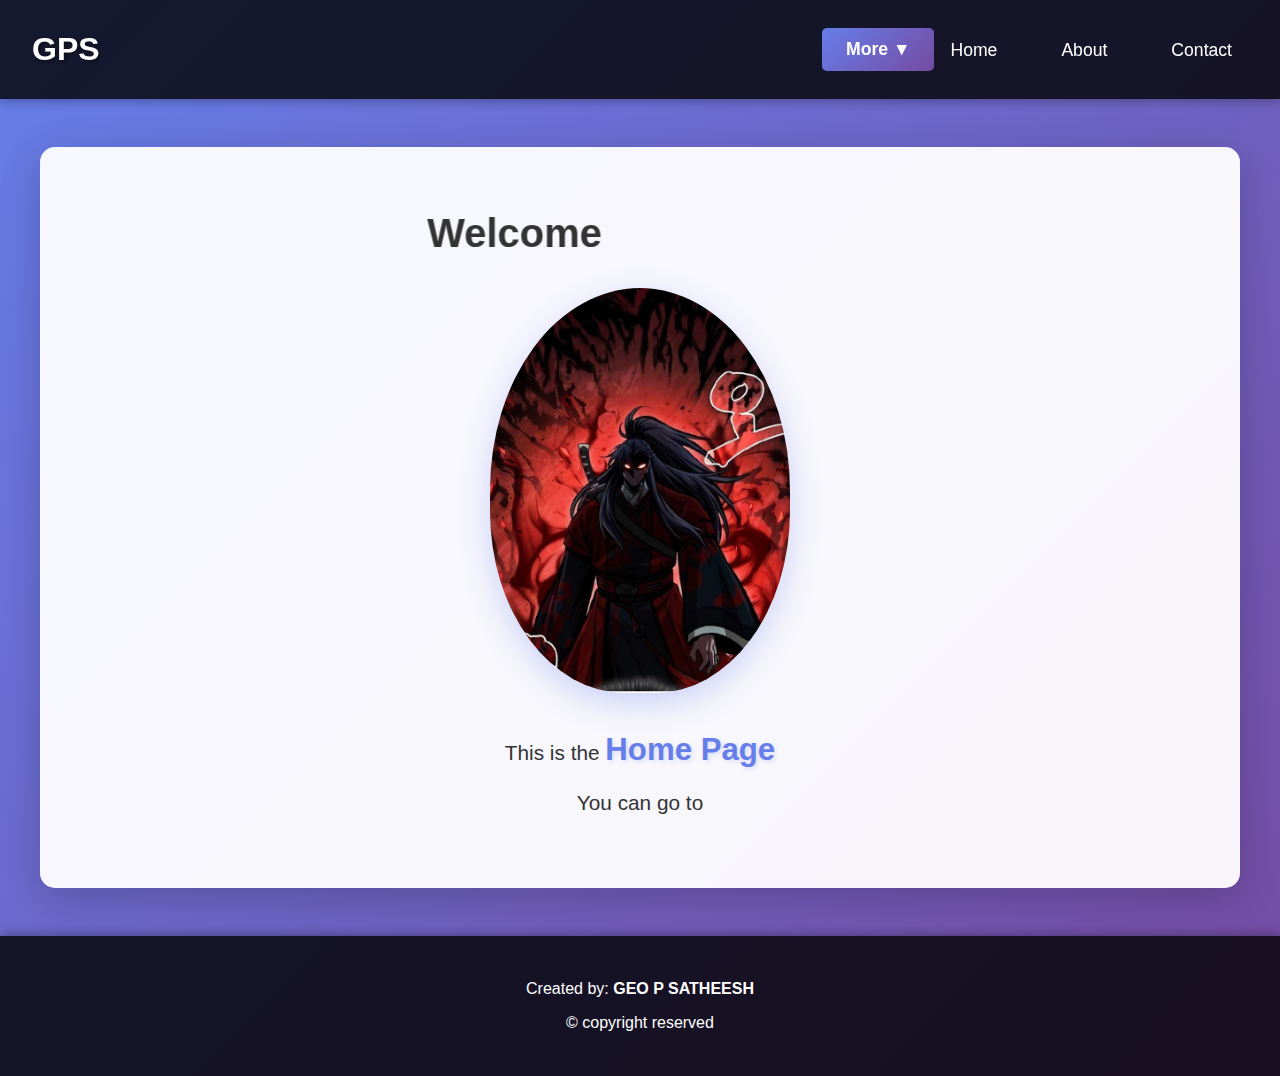
<file: index.html>
<!DOCTYPE html>
<html lang="en">
<head>
    <meta charset="UTF-8">
    <meta name="viewport" content="width=device-width, initial-scale=1.0">
    <title>Home</title>
    <link rel="stylesheet" type="text/css" href="Style.css">
    <link rel="shortcut icon" href="favicon.png" type="image/x-icon">
</head>
<body>
    <header>
        <span class="mhead">GPS</span>
        <div class="dropdown">
    <!-- Updated the toggle logic to be more reliable -->
    <button onclick="document.getElementById('moreMenu').classList.toggle('show')">More ▼</button>
    <div class="content" id="moreMenu">
        <a href="interactive.html">Interactive</a>
        <a href="games.html">Games</a>
        <a href="collab.html">Collab</a>
    </div>
</div>
        <nav>
            <a href="index.html" class="nav">Home</a>
            <a href="about.html" class="nav">About</a>
            <a href="contact.html" class="nav">Contact</a>
        </nav>  
    </header>
    <main>
        <marquee behavior="scroll" direction="right" id="Welcome">Welcome</marquee>
        <img src="Screenshot (25).png" alt="aura" id="aura">
        <div class="frc">
            <p>This is the <span id="paname">Home Page</span></p>
            <p>You can go to <span id="anisinfo"></span></p>
        </div>
    </main>
    <footer>
        <div class="footer">
            <p>Created by: <b>GEO P SATHEESH</b></p>
            <p>&copy; copyright reserved</p>
        </div>
    </footer>
</body>
</html>
</file>
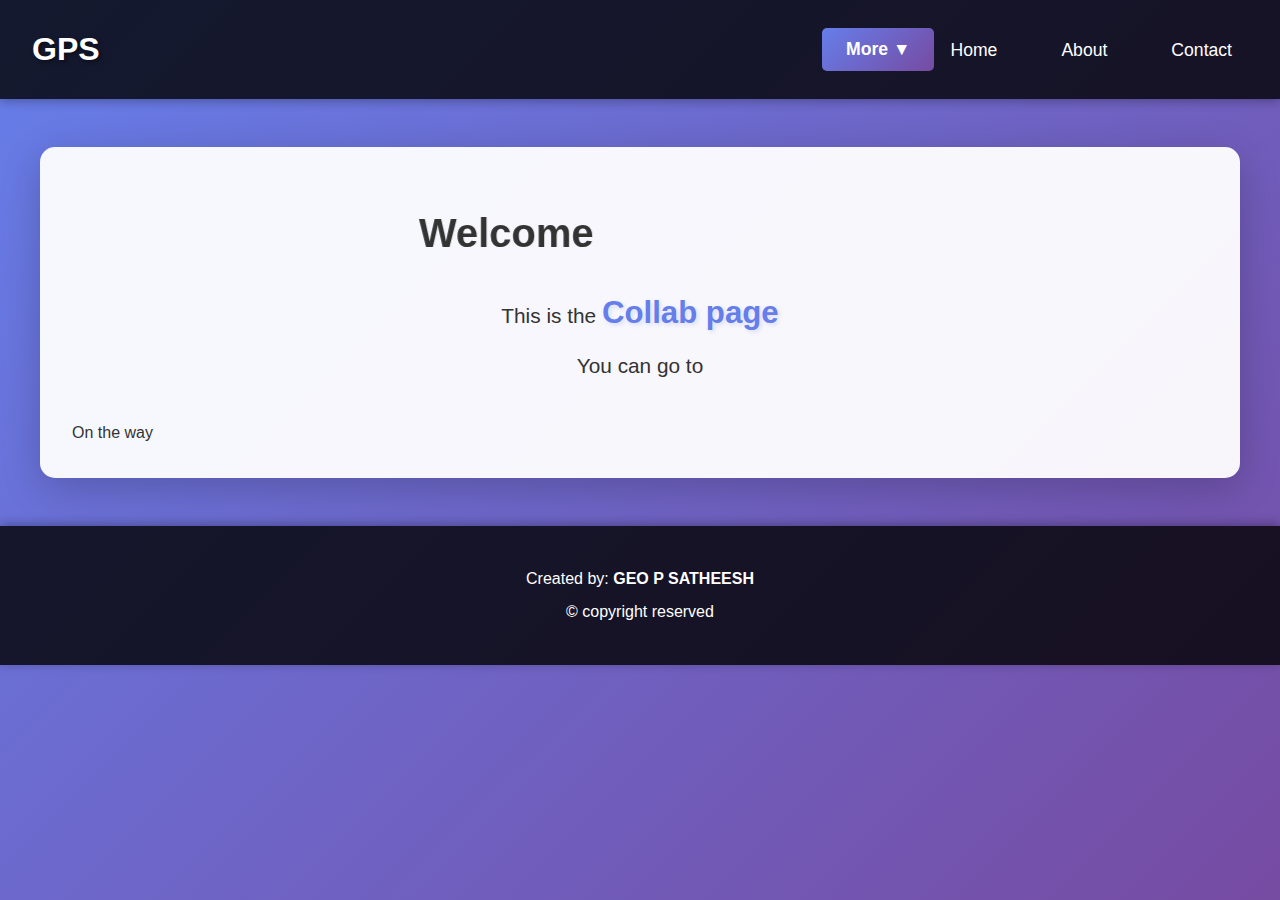
<file: collab.html>
<!DOCTYPE html>
<html lang="en">
<head>
    <meta charset="UTF-8">
    <meta name="viewport" content="width=device-width, initial-scale=1.0">
    <title>Collab</title>
    <link rel="stylesheet" type="text/css" href="Style.css">
    <link rel="shortcut icon" href="favicon.png" type="image/x-icon">
</head>
<body>
    <header>
        <span class="mhead">GPS</span>
        <div class="dropdown">
            <button>More ▼</button>
            <div class="content">
                <a href="interactive.html">Interactive</a>
                <a href="games.html">Games</a>
                <a href="collab.html">Collab</a>
            </div>
        </div>   
        <nav>
            <a href="index.html" class="nav">Home</a>
            <a href="about.html" class="nav">About</a>
            <a href="contact.html" class="nav">Contact</a>
        </nav>  
    </header>
    <main>
        <marquee behavior="scroll" direction="right" id="Welcome">Welcome</marquee>
        <div class="frc">
            <p>This is the <span id="paname">Collab page</span></p>
            <p>You can go to <span id="anisinfo"></span></p>
        </div>
        <p>On the way</p>
    </main>
    <footer>
        <div class="footer">
            <p>Created by: <b>GEO P SATHEESH</b></p>
            <p>&copy; copyright reserved</p>
        </div>
    </footer>
</body>
</html>
</file>
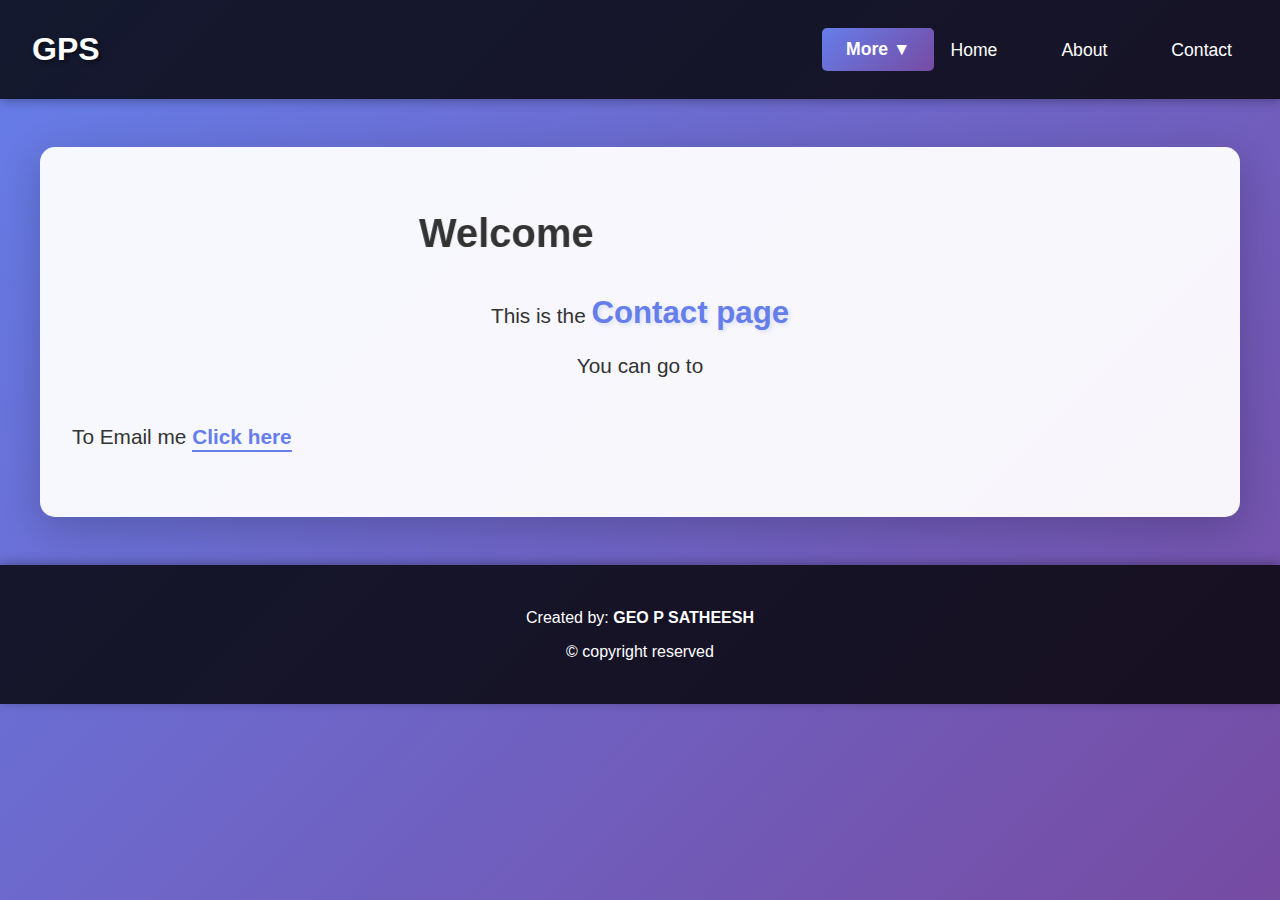
<file: contact.html>
<!DOCTYPE html>
<html lang="en">
<head>
    <meta charset="UTF-8">
    <meta name="viewport" content="width=device-width, initial-scale=1.0">
    <title>Contact</title>
    <link rel="stylesheet" type="text/css" href="Style.css">
    <link rel="shortcut icon" href="favicon.png" type="image/x-icon">
</head>
<body>
    <header>
        <span class="mhead">GPS</span>
        <div class="dropdown">
            <button>More ▼</button>
            <div class="content">
                <a href="interactive.html">Interactive</a>
                <a href="games.html">Games</a>
                <a href="collab.html">Collab</a>
            </div>
        </div>   
        <nav>
            <a href="index.html" class="nav">Home</a>
            <a href="about.html" class="nav">About</a>
            <a href="contact.html" class="nav">Contact</a>
        </nav>  
    </header>
    <main>
        <marquee behavior="scroll" direction="right" id="Welcome">Welcome</marquee>
        <div class="frc">
            <p>This is the <span id="paname">Contact page</span></p>
            <p>You can go to <span id="anisinfo"></span></p>
        </div>
        <p id="mail">To Email me 
            <a href="mailto:geosatheesh23@gmail.com">Click here</a></p>
    </main>
    <footer>
        <div class="footer">
            <p>Created by: <b>GEO P SATHEESH</b></p>
            <p>&copy; copyright reserved</p>
        </div>
    </footer>
</body>
</html>
</file>
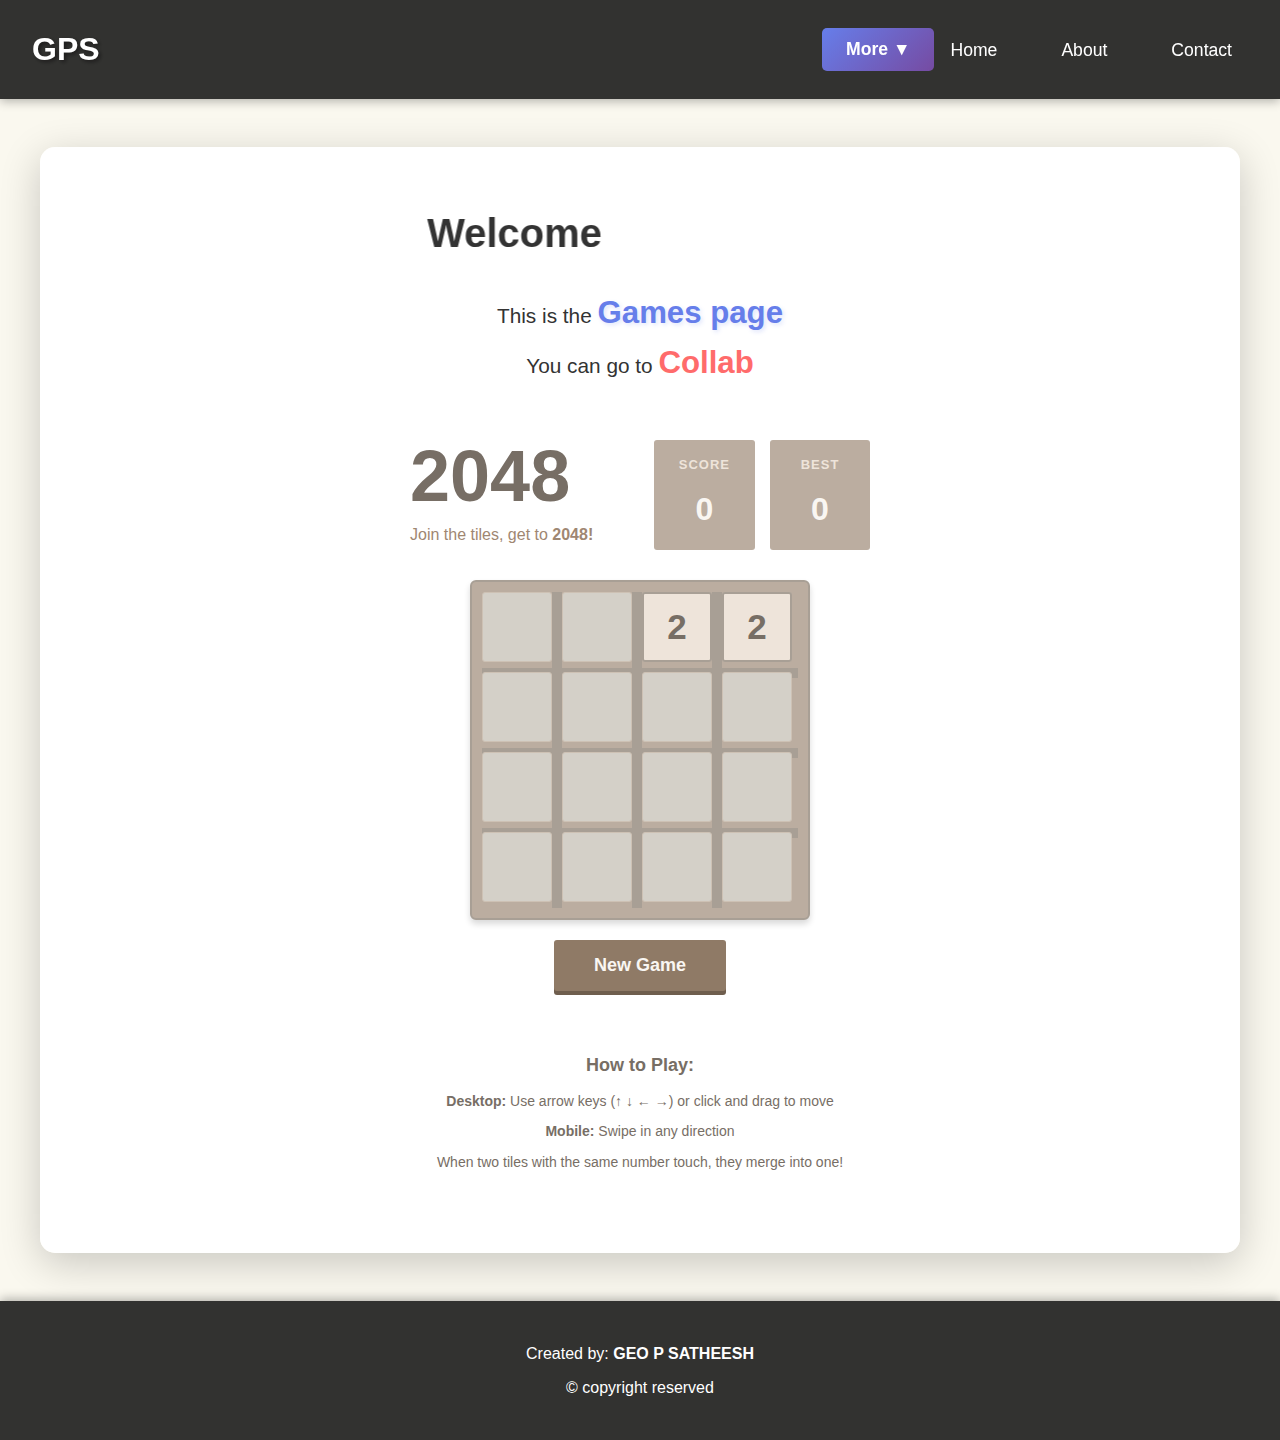
<file: games.html>
<!DOCTYPE html>
<html lang="en">
<head>
    <meta charset="UTF-8">
    <meta name="viewport" content="width=device-width, initial-scale=1.0">
    <title>Games - 2048</title>
    <link rel="stylesheet" type="text/css" href="Style.css">
    <link rel="shortcut icon" href="favicon.png" type="image/x-icon">
    <style>
        * {
            box-sizing: border-box;
        }

        body {
            font-family: "Helvetica Neue", Arial, sans-serif;
            background: #faf8ef;
        }

        main {
            width: 100%;
        }

        #game-container {
            display: flex;
            justify-content: center;
            align-items: center;
            flex-direction: column;
            margin: 20px auto;
            padding: 20px;
            max-width: 500px;
        }

        .game-header {
            width: 100%;
            display: flex;
            justify-content: space-between;
            align-items: flex-start;
            margin-bottom: 30px;
        }

        .game-title h1 {
            margin: 0;
            padding: 0;
            font-size: 72px;
            font-weight: bold;
            color: #776e65;
            line-height: 1;
        }

        .game-title p {
            margin: 10px 0 0 0;
            padding: 0;
            font-size: 16px;
            color: #9f8772;
        }

        .score-container {
            display: flex;
            gap: 15px;
        }

        .score-box {
            background: #bbada0;
            border-radius: 3px;
            padding: 15px 25px;
            text-align: center;
            min-width: 100px;
        }

        .score-label {
            font-size: 13px;
            color: #eee4da;
            text-transform: uppercase;
            letter-spacing: 1px;
            margin-bottom: 8px;
            font-weight: bold;
        }

        .score-value {
            font-size: 32px;
            font-weight: bold;
            color: #f9f6f2;
            margin: 0;
        }

        .grid-wrapper {
            background: #bbada0;
            border-radius: 6px;
            padding: 10px;
            margin-bottom: 20px;
            box-shadow: 0 4px 6px rgba(0,0,0,0.15);
            position: relative;
            width: 340px;
            height: 340px;
            cursor: grab;
            user-select: none;
            border: 2px solid #a89f95;
        }

        .grid-wrapper:active {
            cursor: grabbing;
        }

        .grid-container {
            position: relative;
            width: 100%;
            height: 100%;
            background-image: 
                linear-gradient(90deg, transparent 70px, #a89f95 70px, #a89f95 80px, transparent 80px),
                linear-gradient(90deg, transparent 150px, #a89f95 150px, #a89f95 160px, transparent 160px),
                linear-gradient(90deg, transparent 230px, #a89f95 230px, #a89f95 240px, transparent 240px),
                linear-gradient(0deg, transparent 70px, #a89f95 70px, #a89f95 80px, transparent 80px),
                linear-gradient(0deg, transparent 150px, #a89f95 150px, #a89f95 160px, transparent 160px),
                linear-gradient(0deg, transparent 230px, #a89f95 230px, #a89f95 240px, transparent 240px);
        }

        .grid-background {
            position: absolute;
            width: 70px;
            height: 70px;
            background: #d4d0c8;
            border-radius: 3px;
            border: 1px solid #cdc1b4;
        }

        .cell {
            position: absolute;
            width: 70px;
            height: 70px;
            border-radius: 3px;
            display: flex;
            justify-content: center;
            align-items: center;
            font-weight: bold;
            font-size: 35px;
            color: #776e65;
            transition: all 0.15s ease-in-out;
            font-family: "Helvetica Neue", Arial, sans-serif;
            box-sizing: border-box;
            border: 2px solid #a89f95;
        }

        .cell[data-value="2"] { background: #eee4da; color: #776e65; }
        .cell[data-value="4"] { background: #ede0c8; color: #776e65; }
        .cell[data-value="8"] { background: #f2b179; color: #f9f6f2; }
        .cell[data-value="16"] { background: #f59563; color: #f9f6f2; }
        .cell[data-value="32"] { background: #f67c5f; color: #f9f6f2; }
        .cell[data-value="64"] { background: #f65e3b; color: #f9f6f2; }
        .cell[data-value="128"] { background: #edcf72; color: #f9f6f2; font-size: 30px; }
        .cell[data-value="256"] { background: #edcc61; color: #f9f6f2; font-size: 30px; }
        .cell[data-value="512"] { background: #edc850; color: #f9f6f2; font-size: 30px; }
        .cell[data-value="1024"] { background: #edc53f; color: #f9f6f2; font-size: 25px; }
        .cell[data-value="2048"] { background: #edc22e; color: #776e65; font-size: 25px; font-weight: bold; }
        .cell[data-value="4096"] { background: #3c3a32; color: #f9f6f2; font-size: 25px; }
        .cell[data-value="8192"] { background: #3c3a32; color: #f9f6f2; font-size: 25px; }

        .controls {
            text-align: center;
            margin-bottom: 20px;
        }

        .game-btn {
            padding: 15px 40px;
            font-size: 18px;
            font-weight: bold;
            background: #8f7a66;
            color: #f9f6f2;
            border: none;
            border-radius: 3px;
            cursor: pointer;
            box-shadow: 0 4px 0 #6f5e4e;
            transition: all 0.1s ease-in-out;
            font-family: "Helvetica Neue", Arial, sans-serif;
        }

        .game-btn:hover {
            background: #9f8a76;
        }

        .game-btn:active {
            transform: translateY(4px);
            box-shadow: 0 0 0 #6f5e4e;
        }

        .instructions {
            text-align: center;
            color: #776e65;
            max-width: 600px;
            margin-top: 20px;
        }

        .instructions h3 {
            margin: 20px 0 10px 0;
            font-size: 18px;
        }

        .instructions p {
            margin: 8px 0;
            font-size: 14px;
            line-height: 1.6;
        }

        .game-over-overlay {
            position: fixed;
            top: 0;
            left: 0;
            right: 0;
            bottom: 0;
            background: rgba(0, 0, 0, 0.5);
            display: none;
            justify-content: center;
            align-items: center;
            z-index: 1000;
        }

        .game-over-content {
            background: #eee4da;
            border-radius: 6px;
            padding: 50px 40px;
            text-align: center;
            box-shadow: 0 8px 16px rgba(0,0,0,0.3);
            max-width: 400px;
        }

        .game-over-content h2 {
            margin: 0 0 20px 0;
            font-size: 48px;
            color: #776e65;
            font-weight: bold;
        }

        .game-over-content p {
            font-size: 20px;
            color: #776e65;
            margin: 15px 0;
        }

        .game-over-content button {
            margin-top: 30px;
            padding: 15px 40px;
            font-size: 18px;
            font-weight: bold;
            background: #8f7a66;
            color: #f9f6f2;
            border: none;
            border-radius: 3px;
            cursor: pointer;
            box-shadow: 0 4px 0 #6f5e4e;
            transition: all 0.1s ease-in-out;
        }

        .game-over-content button:hover {
            background: #9f8a76;
        }

        @media (max-width: 500px) {
            #game-container {
                padding: 10px;
            }

            .game-header {
                flex-direction: column;
                margin-bottom: 20px;
            }

            .score-container {
                margin-top: 15px;
            }

            .game-title h1 {
                font-size: 48px;
            }
        }
    </style>
</head>
<body>
    <header>
        <span class="mhead">GPS</span>
        <div class="dropdown">
            <button>More ▼</button>
            <div class="content">
                <a href="interactive.html">Interactive</a>
                <a href="games.html">Games</a>
                <a href="collab.html">Collab</a>
            </div>
        </div>   
        <nav>
            <a href="index.html" class="nav">Home</a>
            <a href="about.html" class="nav">About</a>
            <a href="contact.html" class="nav">Contact</a>
        </nav>  
    </header>
    
    <main>
        <marquee behavior="scroll" direction="right" id="Welcome">Welcome</marquee>
        <div class="frc">
            <p>This is the <span id="paname">Games page</span></p>
            <p>You can go to <span id="anisinfo">Collab</span></p>
        </div>
        
        <div id="game-container">
            <div class="game-header">
                <div class="game-title">
                    <h1>2048</h1>
                    <p>Join the tiles, get to <strong>2048!</strong></p>
                </div>
                <div class="score-container">
                    <div class="score-box">
                        <div class="score-label">Score</div>
                        <div class="score-value" id="score">0</div>
                    </div>
                    <div class="score-box">
                        <div class="score-label">Best</div>
                        <div class="score-value" id="best">0</div>
                    </div>
                </div>
            </div>
            
            <div class="grid-wrapper">
                <div class="grid-container" id="grid"></div>
            </div>
            
            <div class="controls">
                <button class="game-btn" onclick="newGame()">New Game</button>
            </div>
            
            <div class="instructions">
                <h3>How to Play:</h3>
                <p><strong>Desktop:</strong> Use arrow keys (↑ ↓ ← →) or click and drag to move</p>
                <p><strong>Mobile:</strong> Swipe in any direction</p>
                <p>When two tiles with the same number touch, they merge into one!</p>
            </div>
        </div>
    </main>
    
    <div class="game-over-overlay" id="gameOverOverlay">
        <div class="game-over-content">
            <h2 id="gameOverTitle">Game Over!</h2>
            <p>Your Score: <span id="finalScore">0</span></p>
            <p>Best Score: <span id="finalBest">0</span></p>
            <button onclick="newGame()">Try Again</button>
        </div>
    </div>
    
    <footer>
        <div class="footer">
            <p>Created by: <b>GEO P SATHEESH</b></p>
            <p>&copy; copyright reserved</p>
        </div>
    </footer>

    <script>
        let board = [];
        let score = 0;
        let bestScore = localStorage.getItem('2048bestScore') || 0;
        const SIZE = 4;
        let gameOver = false;
        let touchStartX = 0;
        let touchStartY = 0;
        
        function newGame() {
            board = [];
            score = 0;
            gameOver = false;
            document.getElementById('gameOverOverlay').style.display = 'none';
            
            for (let i = 0; i < SIZE; i++) {
                board[i] = [];
                for (let j = 0; j < SIZE; j++) {
                    board[i][j] = 0;
                }
            }
            
            addNewTile();
            addNewTile();
            updateDisplay();
        }
        
        function addNewTile() {
            let emptyTiles = [];
            for (let i = 0; i < SIZE; i++) {
                for (let j = 0; j < SIZE; j++) {
                    if (board[i][j] === 0) {
                        emptyTiles.push({x: i, y: j});
                    }
                }
            }
            
            if (emptyTiles.length > 0) {
                let randomIndex = Math.floor(Math.random() * emptyTiles.length);
                let tile = emptyTiles[randomIndex];
                board[tile.x][tile.y] = Math.random() < 0.9 ? 2 : 4;
            }
        }
        
        function updateDisplay() {
            const grid = document.getElementById('grid');
            grid.innerHTML = '';
            
            // Create 16 empty tile backgrounds
            for (let i = 0; i < SIZE; i++) {
                for (let j = 0; j < SIZE; j++) {
                    const bgTile = document.createElement('div');
                    bgTile.className = 'grid-background';
                    const xPos = j * 80;
                    const yPos = i * 80;
                    bgTile.style.left = xPos + 'px';
                    bgTile.style.top = yPos + 'px';
                    grid.appendChild(bgTile);
                }
            }
            
            // Create tiles with values
            for (let i = 0; i < SIZE; i++) {
                for (let j = 0; j < SIZE; j++) {
                    if (board[i][j] !== 0) {
                        const cell = document.createElement('div');
                        cell.className = 'cell';
                        cell.setAttribute('data-value', board[i][j]);
                        cell.textContent = board[i][j];
                        
                        const xPos = j * 80;
                        const yPos = i * 80;
                        cell.style.left = xPos + 'px';
                        cell.style.top = yPos + 'px';
                        
                        grid.appendChild(cell);
                    }
                }
            }
            
            document.getElementById('score').textContent = score;
        }
        
        function move(direction) {
            if (gameOver) return;
            
            let newBoard = JSON.parse(JSON.stringify(board));
            let moved = false;
            
            if (direction === 'left') {
                for (let i = 0; i < SIZE; i++) {
                    let result = slideAndMerge(newBoard[i]);
                    if (JSON.stringify(result) !== JSON.stringify(newBoard[i])) {
                        moved = true;
                    }
                    newBoard[i] = result;
                }
            } else if (direction === 'right') {
                for (let i = 0; i < SIZE; i++) {
                    let row = newBoard[i].reverse();
                    row = slideAndMerge(row);
                    newBoard[i] = row.reverse();
                    if (JSON.stringify(newBoard[i]) !== JSON.stringify(board[i])) {
                        moved = true;
                    }
                }
            } else if (direction === 'up') {
                for (let j = 0; j < SIZE; j++) {
                    let column = [];
                    for (let i = 0; i < SIZE; i++) {
                        column.push(newBoard[i][j]);
                    }
                    column = slideAndMerge(column);
                    for (let i = 0; i < SIZE; i++) {
                        if (newBoard[i][j] !== column[i]) {
                            moved = true;
                        }
                        newBoard[i][j] = column[i];
                    }
                }
            } else if (direction === 'down') {
                for (let j = 0; j < SIZE; j++) {
                    let column = [];
                    for (let i = 0; i < SIZE; i++) {
                        column.push(newBoard[i][j]);
                    }
                    column = column.reverse();
                    column = slideAndMerge(column);
                    column = column.reverse();
                    for (let i = 0; i < SIZE; i++) {
                        if (newBoard[i][j] !== column[i]) {
                            moved = true;
                        }
                        newBoard[i][j] = column[i];
                    }
                }
            }
            
            if (moved) {
                board = newBoard;
                addNewTile();
                updateDisplay();
                
                if (isGameOver()) {
                    gameOver = true;
                    if (score > bestScore) {
                        bestScore = score;
                        localStorage.setItem('2048bestScore', bestScore);
                    }
                    setTimeout(showGameOver, 300);
                }
            }
        }
        
        function slideAndMerge(line) {
            line = line.filter(val => val !== 0);
            
            for (let i = 0; i < line.length - 1; i++) {
                if (line[i] === line[i + 1]) {
                    line[i] *= 2;
                    score += line[i];
                    line.splice(i + 1, 1);
                }
            }
            
            while (line.length < SIZE) {
                line.push(0);
            }
            
            return line;
        }
        
        function isGameOver() {
            for (let i = 0; i < SIZE; i++) {
                for (let j = 0; j < SIZE; j++) {
                    if (board[i][j] === 0) return false;
                    if (j < SIZE - 1 && board[i][j] === board[i][j + 1]) return false;
                    if (i < SIZE - 1 && board[i][j] === board[i + 1][j]) return false;
                }
            }
            return true;
        }
        
        function showGameOver() {
            document.getElementById('gameOverOverlay').style.display = 'flex';
            document.getElementById('finalScore').textContent = score;
            document.getElementById('finalBest').textContent = bestScore;
            document.getElementById('gameOverTitle').textContent = score >= 2048 ? 'You Won!' : 'Game Over!';
        }
        
        document.addEventListener('keydown', (e) => {
            if (e.key === 'ArrowLeft') {
                e.preventDefault();
                move('left');
            } else if (e.key === 'ArrowRight') {
                e.preventDefault();
                move('right');
            } else if (e.key === 'ArrowUp') {
                e.preventDefault();
                move('up');
            } else if (e.key === 'ArrowDown') {
                e.preventDefault();
                move('down');
            }
        });
        
        const gridWrapper = document.querySelector('.grid-wrapper');
        gridWrapper.addEventListener('touchstart', (e) => {
            touchStartX = e.touches[0].clientX;
            touchStartY = e.touches[0].clientY;
        }, false);
        
        gridWrapper.addEventListener('touchend', (e) => {
            let touchEndX = e.changedTouches[0].clientX;
            let touchEndY = e.changedTouches[0].clientY;
            let diffX = touchStartX - touchEndX;
            let diffY = touchStartY - touchEndY;
            
            if (Math.abs(diffX) > Math.abs(diffY)) {
                if (diffX > 30) move('left');
                else if (diffX < -30) move('right');
            } else {
                if (diffY > 30) move('up');
                else if (diffY < -30) move('down');
            }
        }, false);
        
        let mouseDown = false;
        let mouseStartX = 0;
        let mouseStartY = 0;
        
        gridWrapper.addEventListener('mousedown', (e) => {
            mouseDown = true;
            mouseStartX = e.clientX;
            mouseStartY = e.clientY;
        });
        
        document.addEventListener('mouseup', () => {
            mouseDown = false;
        });
        
        document.addEventListener('mousemove', (e) => {
            if (!mouseDown) return;
            let diffX = mouseStartX - e.clientX;
            let diffY = mouseStartY - e.clientY;
            
            if (Math.abs(diffX) > 30 || Math.abs(diffY) > 30) {
                if (Math.abs(diffX) > Math.abs(diffY)) {
                    if (diffX > 0) move('left');
                    else move('right');
                } else {
                    if (diffY > 0) move('up');
                    else move('down');
                }
                mouseDown = false;
            }
        });
        
        document.getElementById('best').textContent = bestScore;
        newGame();
    </script>
</body>
</html>
</file>
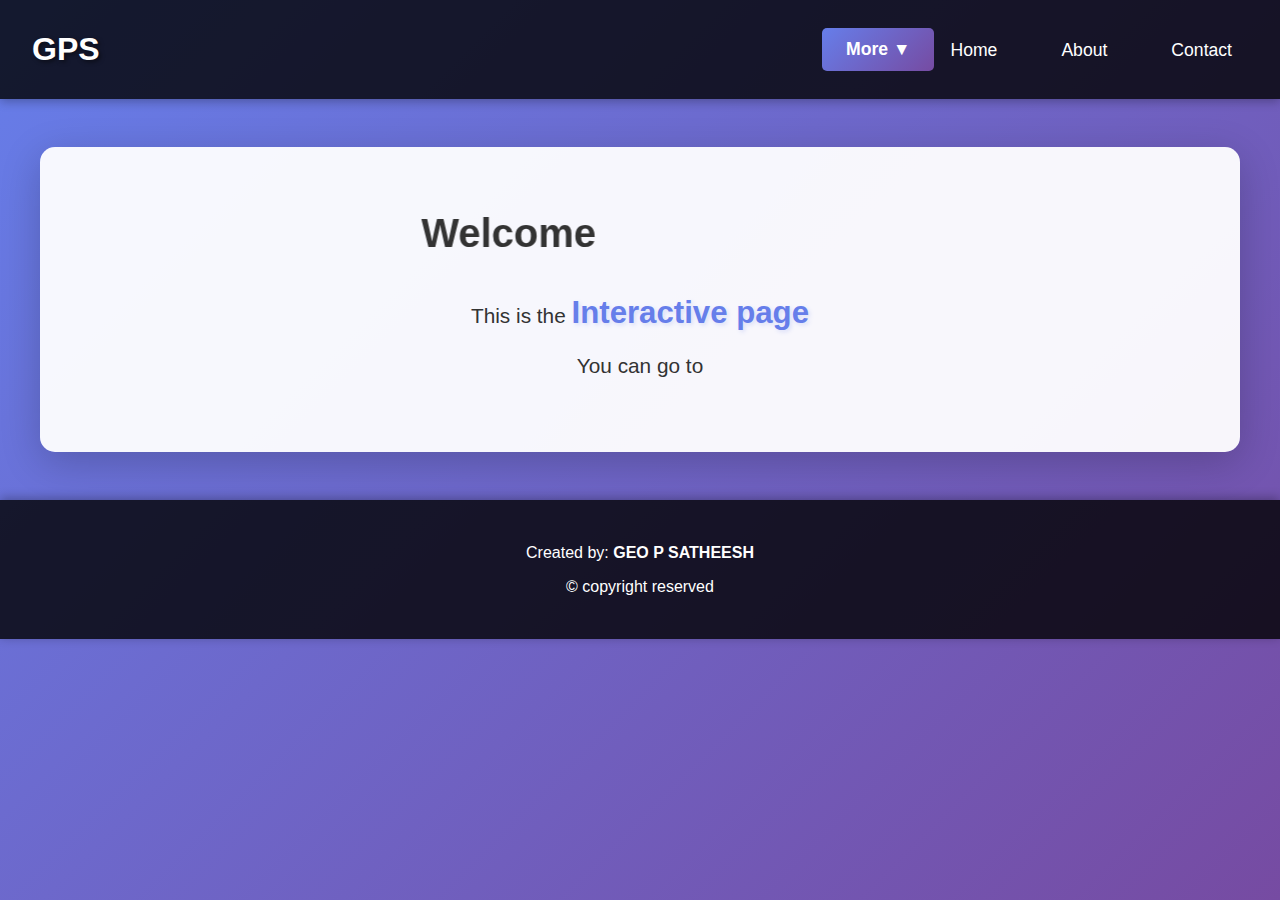
<file: interactive.html>
<!DOCTYPE html>
<html lang="en">
<head>
    <meta charset="UTF-8">
    <meta name="viewport" content="width=device-width, initial-scale=1.0">
    <title>Interactive</title>
    <link rel="stylesheet" type="text/css" href="Style.css">
    <link rel="shortcut icon" href="favicon.png" type="image/x-icon">
</head>
<body>
    <header>
        <span class="mhead">GPS</span>
        <div class="dropdown">
            <button>More ▼</button>
            <div class="content">
                <a href="interactive.html">Interactive</a>
                <a href="games.html">Games</a>
                <a href="collab.html">Collab</a>
            </div>
        </div>   
        <nav>
            <a href="index.html" class="nav">Home</a>
            <a href="about.html" class="nav">About</a>
            <a href="contact.html" class="nav">Contact</a>
        </nav>  
    </header>
    <main>
        <marquee behavior="scroll" direction="right" id="Welcome">Welcome</marquee>
        <div class="frc">
            <p>This is the <span id="paname">Interactive page</span></p>
            <p>You can go to <span id="anisinfo"></span></p>
        </div>
    </main>
    <footer>
        <div class="footer">
            <p>Created by: <b>GEO P SATHEESH</b></p>
            <p>&copy; copyright reserved</p>
        </div>
    </footer>
</body>
</html>
</file>
<file: Style.css>
* {
    margin: 0;
    padding: 0;
    box-sizing: border-box;
}

body {
    font-family: 'Segoe UI', Tahoma, Geneva, Verdana, sans-serif;
    background: linear-gradient(135deg, #667eea 0%, #764ba2 100%);
    color: #333;
    line-height: 1.6;
    min-height: 100vh;
    overflow-x: hidden;
}

header {
    background: rgba(0, 0, 0, 0.8);
    padding: 1.5rem 2rem;
    display: flex;
    justify-content: space-between;
    align-items: center;
    box-shadow: 0 2px 10px rgba(0, 0, 0, 0.3);
    position: sticky;
    top: 0;
    z-index: 1000;
    flex-wrap: wrap;
}

.mhead {
    font-size: 2em;
    font-weight: bold;
    color: #fff;
    text-shadow: 2px 2px 4px rgba(0, 0, 0, 0.5);
    margin-right: auto;
}

nav {
    display: flex;
    gap: 2rem;
    align-items: center;
}

.nav {
    color: #fff;
    text-decoration: none;
    font-size: 1.1em;
    font-weight: 500;
    padding: 0.5rem 1rem;
    border-radius: 5px;
    transition: all 0.3s ease;
    position: relative;
}

.nav:hover {
    background-color: #667eea;
    transform: translateY(-2px);
    box-shadow: 0 5px 15px rgba(102, 126, 234, 0.4);
}

.nav::after {
    content: '';
    position: absolute;
    bottom: 0;
    left: 0;
    width: 0;
    height: 2px;
    background: #ff6b6b;
    transition: width 0.3s ease;
}

.nav:hover::after {
    width: 100%;
}

.dropdown {
    position: relative;
    display: inline-block;
}

.dropdown button {
    background: linear-gradient(135deg, #667eea 0%, #764ba2 100%);
    color: white;
    padding: 0.7rem 1.5rem;
    border: none;
    border-radius: 5px;
    font-size: 1.1em;
    cursor: pointer;
    transition: all 0.3s ease;
    font-weight: 600;
}

.dropdown button:hover {
    transform: scale(1.05);
    box-shadow: 0 5px 15px rgba(102, 126, 234, 0.4);
}

.dropdown .content {
    display: none;
    position: absolute;
    background-color: #2d2d2d;
    min-width: 160px;
    box-shadow: 0 8px 16px rgba(0, 0, 0, 0.2);
    z-index: 1;
    border-radius: 5px;
    top: 100%;
    right: 0;
    margin-top: 10px;
    animation: slideDown 0.3s ease;
}

@keyframes slideDown {
    from {
        opacity: 0;
        transform: translateY(-10px);
    }
    to {
        opacity: 1;
        transform: translateY(0);
    }
}

.dropdown:hover .content {
    display: block;
}

.dropdown a {
    display: block;
    color: white;
    padding: 12px 16px;
    text-decoration: none;
    font-size: 1em;
    transition: all 0.3s ease;
}

.dropdown a:first-child {
    border-radius: 5px 5px 0 0;
}

.dropdown a:last-child {
    border-radius: 0 0 5px 5px;
}

.dropdown a:hover {
    background-color: #667eea;
    color: white;
    padding-left: 20px;
}

main {
    max-width: 1200px;
    margin: 3rem auto;
    padding: 2rem;
    background: rgba(255, 255, 255, 0.95);
    border-radius: 15px;
    box-shadow: 0 10px 40px rgba(0, 0, 0, 0.2);
    animation: fadeIn 0.6s ease;
}

@keyframes fadeIn {
    from {
        opacity: 0;
        transform: translateY(20px);
    }
    to {
        opacity: 1;
        transform: translateY(0);
    }
}

#Welcome {
    font: 2.5em 'Arial Black', sans-serif;
    font-weight: bolder;
    animation: marQcc 5s ease-in-out infinite alternate;
    text-align: center;
    margin: 2rem 0;
    display: block;
}

@keyframes marQcc {
    0% { color: #ff6b6b; text-shadow: 2px 2px 8px rgba(255, 107, 107, 0.5); }
    10% { color: #ffa500; text-shadow: 2px 2px 8px rgba(255, 165, 0, 0.5); }
    20% { color: #ffeb3b; text-shadow: 2px 2px 8px rgba(255, 235, 59, 0.5); }
    30% { color: #4caf50; text-shadow: 2px 2px 8px rgba(76, 175, 80, 0.5); }
    40% { color: #2196f3; text-shadow: 2px 2px 8px rgba(33, 150, 243, 0.5); }
    50% { color: #9c27b0; text-shadow: 2px 2px 8px rgba(156, 39, 176, 0.5); }
    60% { color: #ff1493; text-shadow: 2px 2px 8px rgba(255, 20, 147, 0.5); }
    70% { color: #00bcd4; text-shadow: 2px 2px 8px rgba(0, 188, 212, 0.5); }
    80% { color: #ff6b9d; text-shadow: 2px 2px 8px rgba(255, 107, 157, 0.5); }
    100% { color: #667eea; text-shadow: 2px 2px 8px rgba(102, 126, 234, 0.5); }
}

#aura {
    border-radius: 50% 50% 45% 45%;
    margin: 2rem auto;
    height: auto;
    max-width: 300px;
    width: 100%;
    display: block;
    box-shadow: 0 10px 30px rgba(102, 126, 234, 0.3);
    transition: transform 0.3s ease;
}

#aura:hover {
    transform: scale(1.05);
}

.frc {
    text-align: center;
    margin: 2rem 0;
    font-size: 1.3em;
    color: #333;
}

#paname {
    color: #667eea;
    font-weight: bold;
    font-size: 1.5em;
    text-shadow: 2px 2px 4px rgba(102, 126, 234, 0.2);
}

#anisinfo {
    color: #ff6b6b;
    font-weight: bold;
    font-size: 1.5em;
}

.features {
    display: grid;
    grid-template-columns: repeat(auto-fit, minmax(280px, 1fr));
    gap: 2rem;
    margin: 3rem 0;
}

.feature-card {
    background: linear-gradient(135deg, #667eea15 0%, #764ba215 100%);
    padding: 2rem;
    border-radius: 10px;
    text-align: center;
    border: 2px solid #667eea;
    transition: all 0.3s ease;
    animation: slideUp 0.6s ease;
}

@keyframes slideUp {
    from {
        opacity: 0;
        transform: translateY(30px);
    }
    to {
        opacity: 1;
        transform: translateY(0);
    }
}

.feature-card:hover {
    transform: translateY(-5px);
    box-shadow: 0 10px 25px rgba(102, 126, 234, 0.3);
    border-color: #764ba2;
}

.feature-card h3 {
    color: #667eea;
    margin-bottom: 1rem;
    font-size: 1.5em;
}

.feature-card p {
    color: #666;
    line-height: 1.8;
}

.projects {
    margin: 3rem 0;
}

.project-item {
    background: #f5f5f5;
    padding: 1.5rem;
    margin: 1.5rem 0;
    border-left: 5px solid #667eea;
    border-radius: 5px;
    transition: all 0.3s ease;
}

.project-item:hover {
    background: #efefef;
    box-shadow: 0 5px 15px rgba(0, 0, 0, 0.1);
    border-left-color: #764ba2;
}

.project-item h4 {
    color: #667eea;
    margin-bottom: 0.5rem;
}

.project-item p {
    color: #666;
}

.skills {
    display: flex;
    flex-wrap: wrap;
    gap: 1rem;
    margin: 2rem 0;
    justify-content: center;
}

.skill-badge {
    background: linear-gradient(135deg, #667eea 0%, #764ba2 100%);
    color: white;
    padding: 0.7rem 1.5rem;
    border-radius: 25px;
    font-weight: 600;
    box-shadow: 0 5px 15px rgba(102, 126, 234, 0.3);
    transition: all 0.3s ease;
}

.skill-badge:hover {
    transform: scale(1.1);
    box-shadow: 0 8px 20px rgba(102, 126, 234, 0.5);
}

#mail {
    font-size: 1.3em;
    margin: 2rem 0;
}

#mail a {
    color: #667eea;
    text-decoration: none;
    font-weight: bold;
    border-bottom: 2px solid #667eea;
    padding-bottom: 2px;
    transition: all 0.3s ease;
}

#mail a:hover {
    color: #764ba2;
    border-bottom-color: #764ba2;
    box-shadow: 0 2px 5px rgba(102, 126, 234, 0.3);
}

.contact-form {
    max-width: 600px;
    margin: 2rem auto;
}

.form-group {
    margin-bottom: 1.5rem;
}

.form-group label {
    display: block;
    margin-bottom: 0.5rem;
    color: #333;
    font-weight: 600;
}

.form-group input,
.form-group textarea {
    width: 100%;
    padding: 0.8rem;
    border: 2px solid #ddd;
    border-radius: 5px;
    font-family: inherit;
    font-size: 1em;
    transition: border-color 0.3s ease;
}

.form-group input:focus,
.form-group textarea:focus {
    outline: none;
    border-color: #667eea;
    box-shadow: 0 0 10px rgba(102, 126, 234, 0.2);
}

.submit-btn {
    background: linear-gradient(135deg, #667eea 0%, #764ba2 100%);
    color: white;
    padding: 1rem 2rem;
    border: none;
    border-radius: 5px;
    font-size: 1.1em;
    font-weight: 600;
    cursor: pointer;
    transition: all 0.3s ease;
    width: 100%;
}

.submit-btn:hover {
    transform: translateY(-2px);
    box-shadow: 0 10px 25px rgba(102, 126, 234, 0.3);
}

.submit-btn:active {
    transform: translateY(0);
}

footer {
    background: rgba(0, 0, 0, 0.8);
    color: white;
    text-align: center;
    padding: 2rem;
    margin-top: 3rem;
    box-shadow: 0 -2px 10px rgba(0, 0, 0, 0.3);
    position: static;
}

.footer {
    max-width: 1200px;
    margin: 0 auto;
}

.footer p {
    margin: 0.5rem 0;
}

.footer a {
    color: #667eea;
    text-decoration: none;
}

.footer a:hover {
    text-decoration: underline;
}

@media (max-width: 768px) {
    header {
        flex-direction: column;
        gap: 1rem;
    }

    .mhead {
        margin-right: 0;
        width: 100%;
        text-align: center;
    }

    nav {
        flex-direction: column;
        gap: 0.5rem;
        width: 100%;
    }

    .nav {
        width: 100%;
        text-align: center;
    }

    main {
        margin: 1rem;
        padding: 1rem;
    }

    #Welcome {
        font-size: 1.8em;
    }

    #aura {
        max-width: 200px;
    }

    .features {
        grid-template-columns: 1fr;
    }

    .frc {
        font-size: 1em;
    }

    #paname {
        font-size: 1.2em;
    }

    .skills {
        justify-content: space-around;
    }

    footer {
        padding: 1rem;
    }
}

@media (max-width: 480px) {
    .mhead {
        font-size: 1.5em;
    }

    nav {
        flex-wrap: wrap;
        gap: 0.3rem;
    }

    .nav {
        padding: 0.3rem 0.7rem;
        font-size: 0.9em;
    }

    #Welcome {
        font-size: 1.3em;
    }

    #aura {
        max-width: 150px;
    }

    .feature-card {
        padding: 1rem;
    }

    .feature-card h3 {
        font-size: 1.2em;
    }}
/* ===== Pagination Fix (force override) ===== */

.pagination {
    text-align: center;
    margin: 25px 0 10px 0;
}

.page-btn {
    display: inline-block;
    padding: 10px 16px;
    margin: 0 6px;
    font-size: 15px;
    font-weight: 600;
    color: #776e65 !important;
    background: transparent !important;
    border: 2px solid #bbada0 !important;
    border-radius: 6px;
    text-decoration: none;
    transition: all 0.2s ease;
}

/* hover */
.page-btn:hover {
    background: #bbada0 !important;
    color: #f9f6f2 !important;
    transform: translateY(-2px);
}

/* click */
.page-btn:active {
    transform: translateY(1px);
    background: #a89f95 !important;
}

/* active page */
.page-btn.active {
    background: #8f7a66 !important;
    color: #f9f6f2 !important;
    border-color: #8f7a66 !important;
}
</file>
